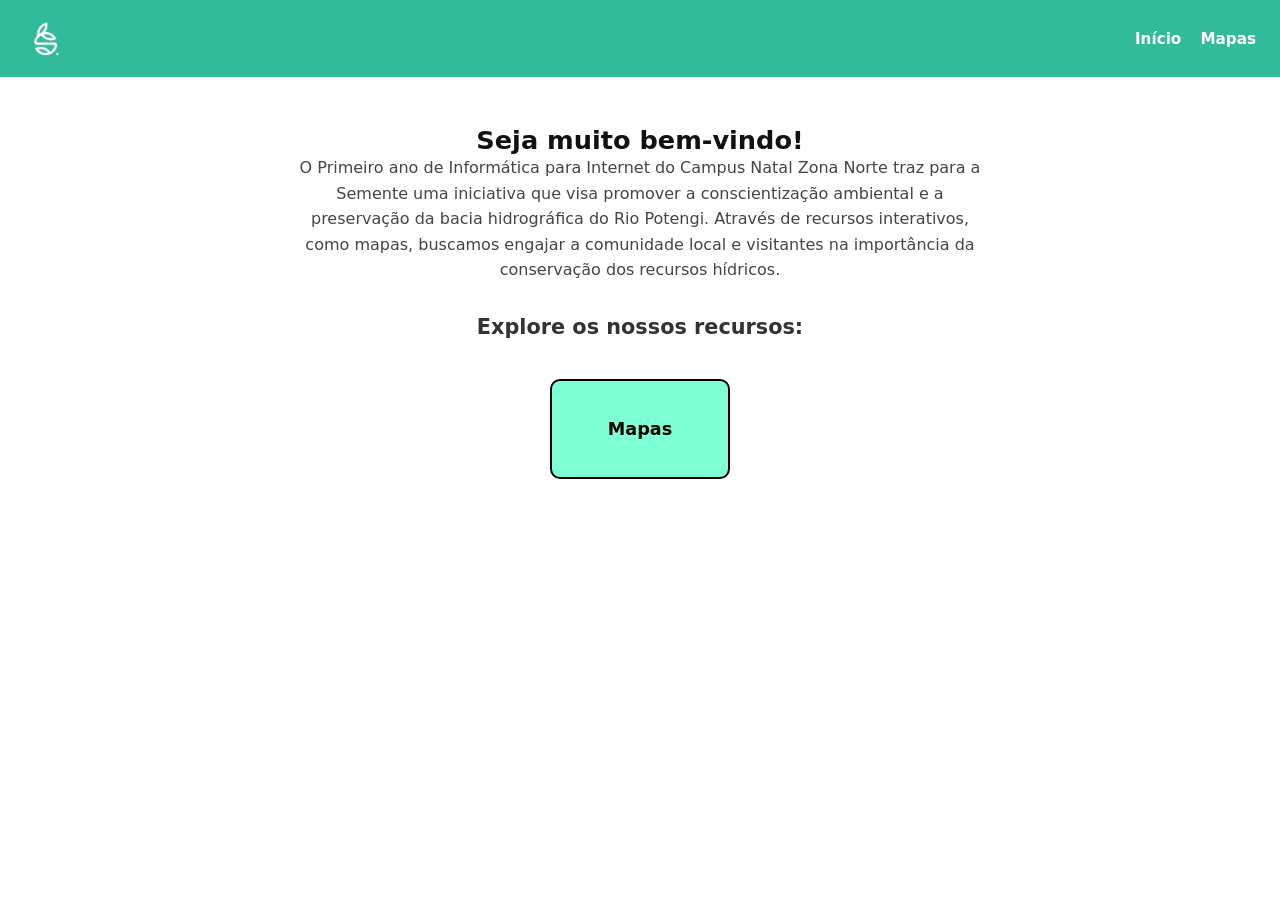
<file: index.html>
<!DOCTYPE html>
<html lang="pt-br">
<head>
    <meta charset="UTF-8">
    <meta name="viewport" content="width=device-width, initial-scale=1.0">
    <link rel="stylesheet" href="src/css/style.css">
    <link rel="shortcut icon" href="assets/imgs/favicon.png" type="image/png">
    <title>Início</title>
</head>
<body>

    <header class="header">
        <img src="assets/imgs/logo_semente.webp" alt="Logo" class="logo">
        <nav class="menu"> 
            <a href="index.html">Início</a>
            <a href="src/pages/mapa.html">Mapas</a>
        </nav>
    </header>

    <main class="container">
        <section class="texto" id="inicio">
            <h3>Seja muito bem-vindo!</h3>
            <p>O Primeiro ano de Informática para Internet do Campus Natal Zona Norte traz para a Semente uma iniciativa que visa promover a conscientização ambiental e a preservação da bacia hidrográfica do Rio Potengi. Através de recursos interativos, como mapas, buscamos engajar a comunidade local e visitantes na importância da conservação dos recursos hídricos.</p>
        </section>

        <section class="texto" id="escolha">
            <h4>Explore os nossos recursos:</h4>
        </section>


        <div class="cards-container">
            <section class="card-clicavel" id="card-mapa">
                <p>Mapas</p>
            </section>
        </div>
    </main>

    <script src="src/js/script.js"></script>
</body>
</html>
</file>
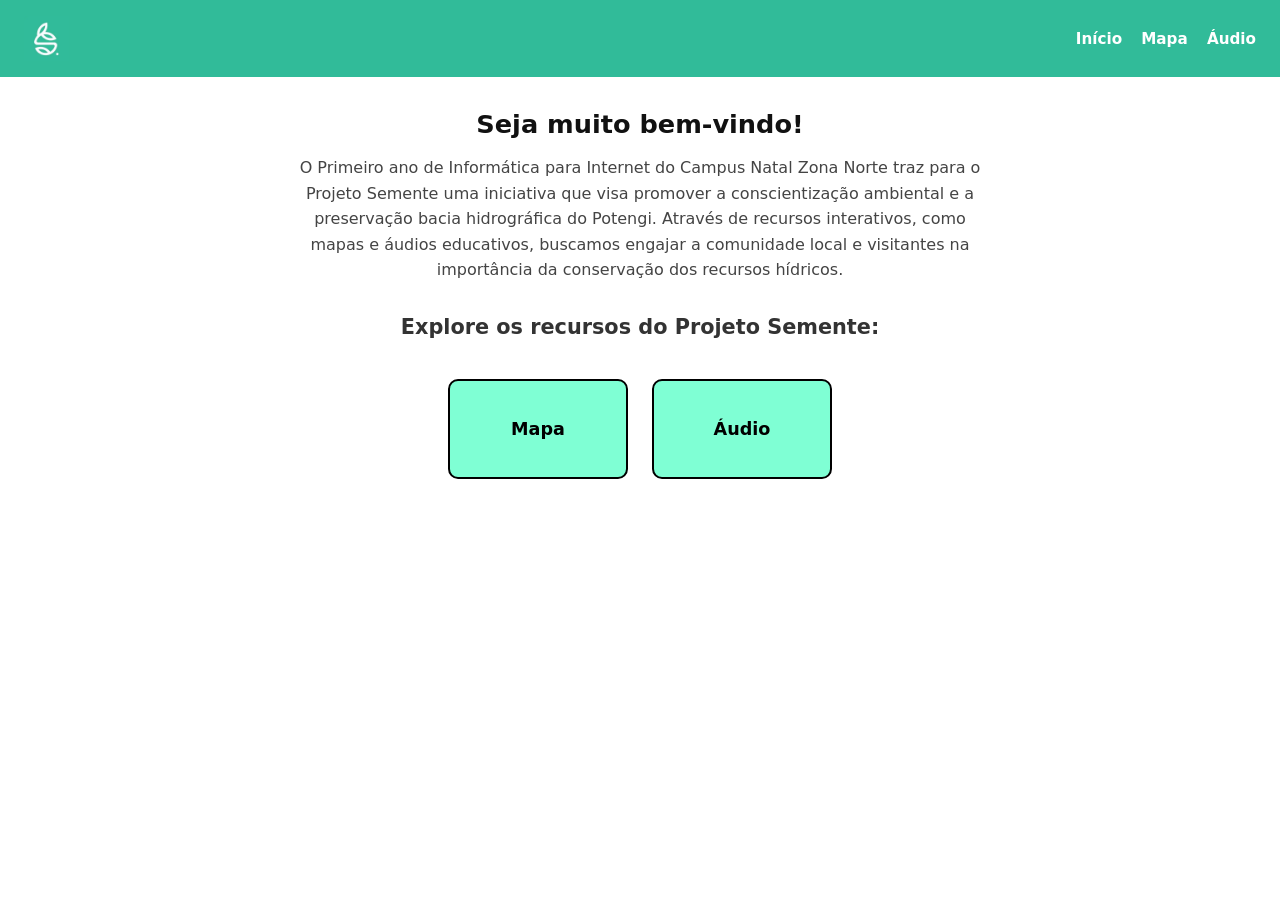
<file: Projeto Semente/index.html>
<!DOCTYPE html>
<html lang="pt-br">
<head>
    <meta charset="UTF-8">
    <meta name="viewport" content="width=device-width, initial-scale=1.0">
    <link rel="stylesheet" href="./css/style.css">
    <title>Início</title>
</head>
<body>

    <header class="header">
        <img src="./imgs/logo.webp" alt="Logo" class="logo">
        <nav class="menu"> 
            <a href="index.html">Início</a>
            <a href="mapa.html">Mapa</a>
            <a href="audio.html">Áudio</a>
        </nav>
    </header>

    <main class="container">
        <section class="texto" id="inicio">
            <h3>Seja muito bem-vindo!</h3>
            <p>O Primeiro ano de Informática para Internet do Campus Natal Zona Norte traz para o Projeto Semente uma iniciativa que visa promover a conscientização ambiental e a preservação bacia hidrográfica do Potengi. Através de recursos interativos, como mapas e áudios educativos, buscamos engajar a comunidade local e visitantes na importância da conservação dos recursos hídricos.</p>
        </section>

        <section class="texto" id="escolha">
            <h4>Explore os recursos do Projeto Semente:</h4>
        </section>


        <div class="cards-container">
            <section class="card-clicavel" id="card-mapa">
                <p>Mapa</p>
            </section>
            
            <section class="card-clicavel" id="card-audio">
                <p>Áudio</p>
            </section>
        </div>
    </main>

    <script src="./js/script.js"></script>
</body>
</html>
</file>
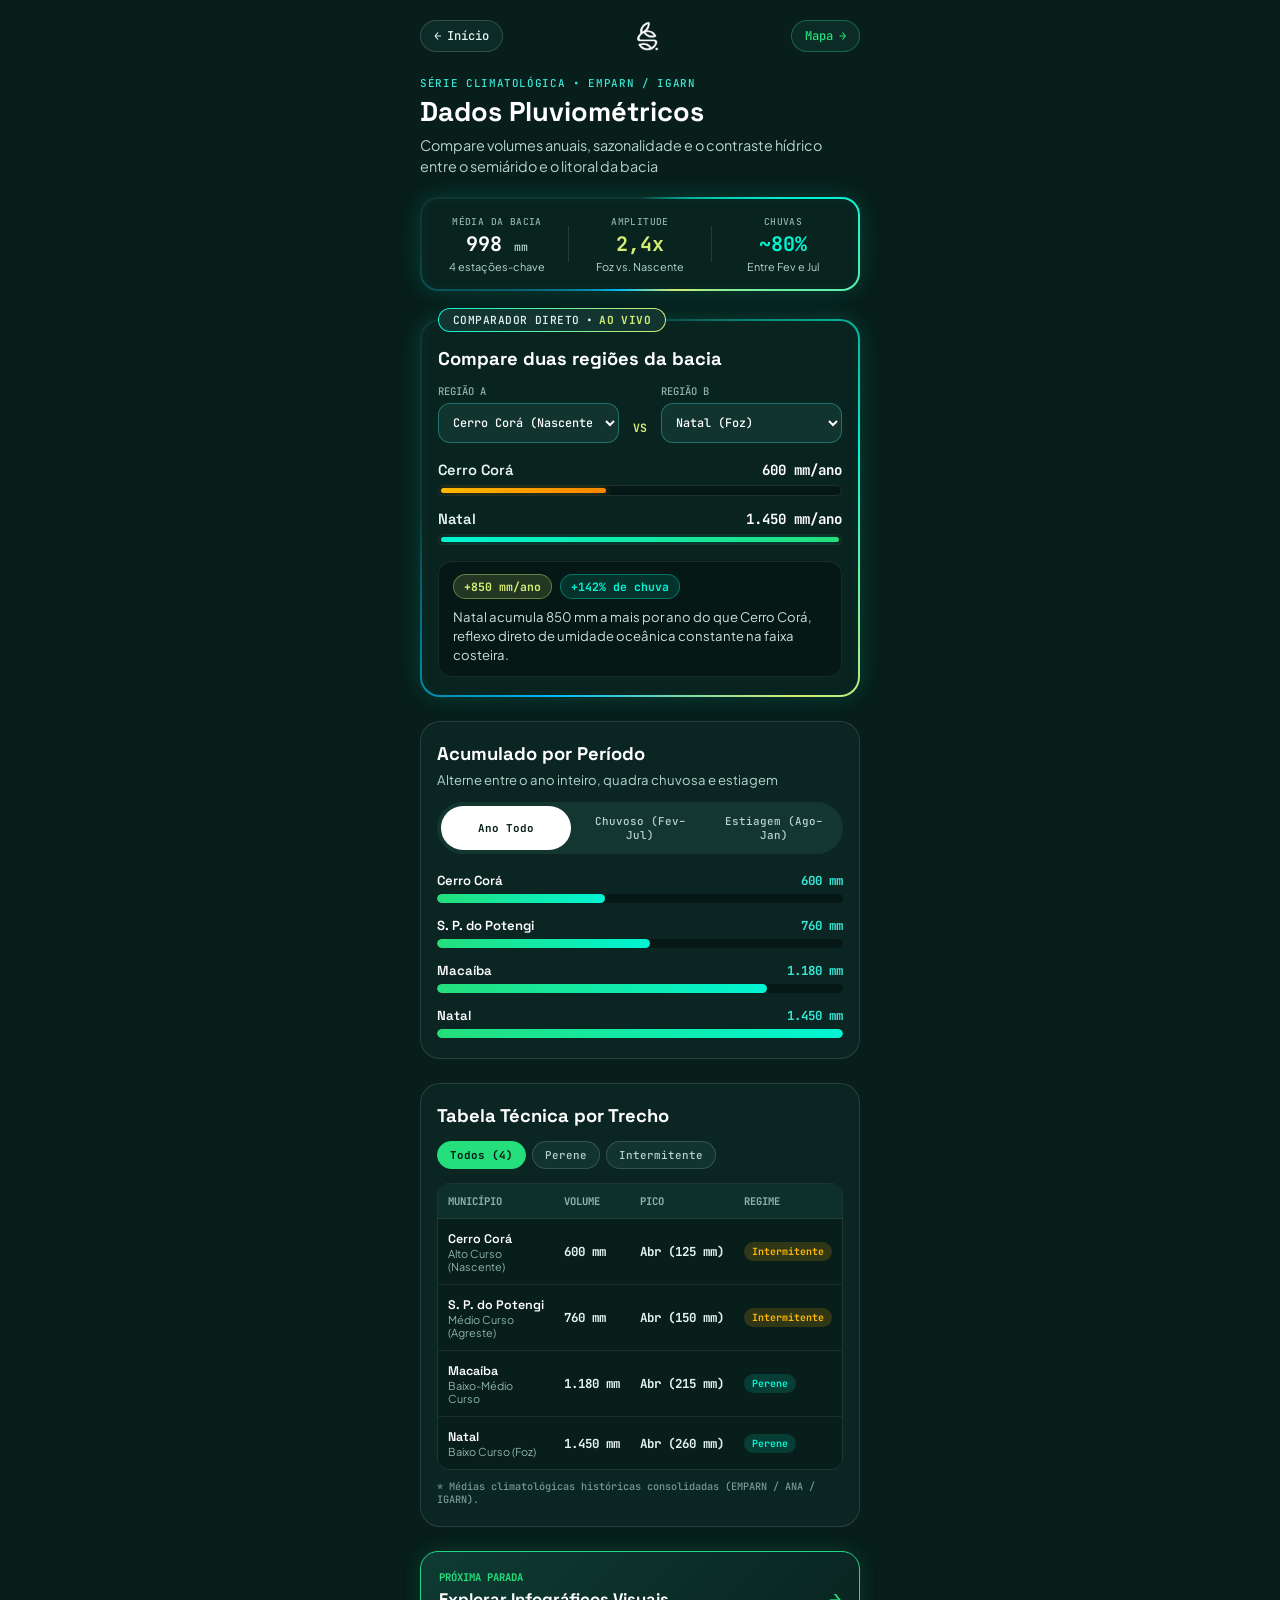
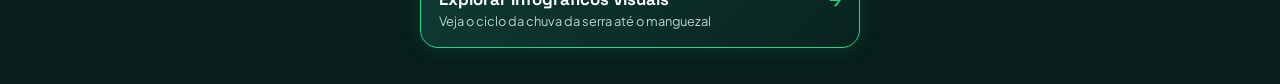
<file: src/pages/dados.html>
<!DOCTYPE html>
<html lang="pt-BR">
<head>
  <meta charset="UTF-8">
  <meta name="viewport" content="width=device-width, initial-scale=1.0">
  <title>Dados Pluviométricos • Bacia do Rio Potengi</title>
  <link rel="icon" type="image/png" href="../../assets/imgs/favicon.png">
  <link rel="stylesheet" href="../css/global.css">
  <link rel="stylesheet" href="../css/dados.css">
</head>
<body>

  <!-- CABEÇALHO ENXUTO -->
  <header class="container cabecalho-dados">
    <a href="../../index.html" class="btn-voltar" aria-label="Voltar para a página inicial">
      <span aria-hidden="true">←</span> Início
    </a>

    <img 
      src="../../assets/imgs/logo_semente.png" 
      alt="Logo SEMENTE IFRN" 
      class="logo-dados"
    >

    <a href="./mapa.html" class="btn-atalho-mapa">
      Mapa <span aria-hidden="true">→</span>
    </a>
  </header>

  <main class="container">
    <!-- TÍTULO E INTRODUÇÃO -->
    <section class="intro-dados">
      <span class="tag-secao">SÉRIE CLIMATOLÓGICA • EMPARN / IGARN</span>
      <h1 class="titulo-pagina">Dados Pluviométricos</h1>
      <p class="subtitulo-pagina">
        Compare volumes anuais, sazonalidade e o contraste hídrico entre o semiárido e o litoral da bacia
      </p>
    </section>

    <!-- BLOCO 1: PANORAMA GERAL (KPIs COM BORDA GIRATÓRIA 360°) -->
    <section class="card-panorama card-borda-giratoria" aria-label="Indicadores gerais da bacia">
      <div class="kpi-grid">
        <div class="kpi-item">
          <span class="kpi-label">MÉDIA DA BACIA</span>
          <strong class="kpi-valor">998 <small>mm</small></strong>
          <span class="kpi-detalhe">4 estações-chave</span>
        </div>

        <div class="kpi-divisor" aria-hidden="true"></div>

        <div class="kpi-item">
          <span class="kpi-label">AMPLITUDE</span>
          <strong class="kpi-valor destaque-lima">2,4x</strong>
          <span class="kpi-detalhe">Foz vs. Nascente</span>
        </div>

        <div class="kpi-divisor" aria-hidden="true"></div>

        <div class="kpi-item">
          <span class="kpi-label">CHUVAS</span>
          <strong class="kpi-valor destaque-ciano">~80%</strong>
          <span class="kpi-detalhe">Entre Fev e Jul</span>
        </div>
      </div>
    </section>

    <!-- BLOCO 2: COMPARADOR INTERATIVO LADO A LADO -->
    <section class="card-comparador card-borda-giratoria" aria-live="polite">
      <span class="badge-flutuante">
        COMPARADOR DIRETO <span class="separador">•</span> <strong class="destaque">AO VIVO</strong>
      </span>

      <h2 class="titulo-bloco">Compare duas regiões da bacia</h2>

      <!-- Seletores de Região A e Região B -->
      <div class="seletores-duplos">
        <div class="campo-select">
          <label for="select-regiao-a">Região A</label>
          <select id="select-regiao-a" class="select-estilizado">
            <option value="cerro-cora" selected>Cerro Corá (Nascente)</option>
            <option value="sp-potengi">S. P. do Potengi</option>
            <option value="macaiba">Macaíba</option>
            <option value="natal">Natal (Foz)</option>
          </select>
        </div>

        <span class="badge-vs" aria-hidden="true">VS</span>

        <div class="campo-select">
          <label for="select-regiao-b">Região B</label>
          <select id="select-regiao-b" class="select-estilizado">
            <option value="cerro-cora">Cerro Corá (Nascente)</option>
            <option value="sp-potengi">S. P. do Potengi</option>
            <option value="macaiba">Macaíba</option>
            <option value="natal" selected>Natal (Foz)</option>
          </select>
        </div>
      </div>

      <!-- Barras visuais de comparação -->
      <div class="resultado-comparacao">
        <div class="linha-barra">
          <div class="linha-barra-topo">
            <span id="comp-nome-a" class="comp-cidade">Cerro Corá</span>
            <strong id="comp-valor-a" class="comp-numero">600 mm/ano</strong>
          </div>
          <div class="trilha-comparacao">
            <div id="comp-barra-a" class="preenchimento-a" style="width: 41%;"></div>
          </div>
        </div>

        <div class="linha-barra">
          <div class="linha-barra-topo">
            <span id="comp-nome-b" class="comp-cidade">Natal</span>
            <strong id="comp-valor-b" class="comp-numero">1.450 mm/ano</strong>
          </div>
          <div class="trilha-comparacao">
            <div id="comp-barra-b" class="preenchimento-b" style="width: 100%;"></div>
          </div>
        </div>
      </div>

      <!-- Cartão de síntese automática da diferença -->
      <div class="box-diferenca">
        <div class="diferenca-numeros">
          <span id="comp-diferenca-mm" class="pill-diff">+850 mm/ano</span>
          <span id="comp-diferenca-pct" class="pill-diff secundaria">+142% de volume</span>
        </div>
        <p id="comp-texto-analise" class="texto-analise">
          Natal recebe 850 mm a mais por ano do que Cerro Corá devido à umidade oceânica constante no litoral.
        </p>
      </div>
    </section>

    <!-- BLOCO 3: SAZONALIDADE (CHUVAS VS. ESTIAGEM) -->
    <section class="card-sazonalidade">
      <div class="cabecalho-bloco">
        <div>
          <h2 class="titulo-bloco">Acumulado por Período</h2>
          <p class="subtitulo-bloco">Alterne entre o ano inteiro, quadra chuvosa e estiagem</p>
        </div>
      </div>

      <div class="abas-periodo" role="tablist" aria-label="Filtrar acumulado por estação">
        <button type="button" class="aba-periodo ativa" data-periodo="anual">Ano Todo</button>
        <button type="button" class="aba-periodo" data-periodo="chuvoso">Chuvoso (Fev–Jul)</button>
        <button type="button" class="aba-periodo" data-periodo="seco">Estiagem (Ago–Jan)</button>
      </div>

      <div id="lista-barras-sazonais" class="lista-barras-sazonais">
        <!-- Preenchido dinamicamente pelo dados.js -->
      </div>
    </section>

    <!-- BLOCO 4: TABELA CONSOLIDADA FILTRÁVEL -->
    <section class="card-tabela">
      <div class="cabecalho-tabela">
        <h2 class="titulo-bloco">Tabela Técnica por Trecho</h2>

        <div class="filtros-regime" role="group" aria-label="Filtrar por regime do rio">
          <button type="button" class="filtro-btn ativo" data-filtro="todos">Todos (4)</button>
          <button type="button" class="filtro-btn" data-filtro="perene">Perene</button>
          <button type="button" class="filtro-btn" data-filtro="intermitente">Intermitente</button>
        </div>
      </div>

      <div class="tabela-wrapper">
        <table class="tabela-dados">
          <thead>
            <tr>
              <th>Município</th>
              <th>Volume</th>
              <th>Pico</th>
              <th>Regime</th>
            </tr>
          </thead>
          <tbody id="corpo-tabela-dados">
            <!-- Linhas geradas dinamicamente pelo dados.js -->
          </tbody>
        </table>
      </div>

      <p class="nota-rodape-tabela">
        * Médias climatológicas históricas consolidadas (EMPARN / ANA / IGARN).
      </p>
    </section>

    <!-- CHAMADA PARA A PRÓXIMA SEÇÃO -->
    <section class="proximo-passo">
      <a href="./infograficos.html" class="card-proximo">
        <div>
          <span class="proximo-tag">PRÓXIMA PARADA</span>
          <h3>Explorar Infográficos Visuais</h3>
          <p>Veja o ciclo da chuva da serra até o manguezal</p>
        </div>
        <span class="proximo-seta" aria-hidden="true">→</span>
      </a>
    </section>
  </main>

  <script src="../js/dados.js"></script>
</body>
</html>
</file>
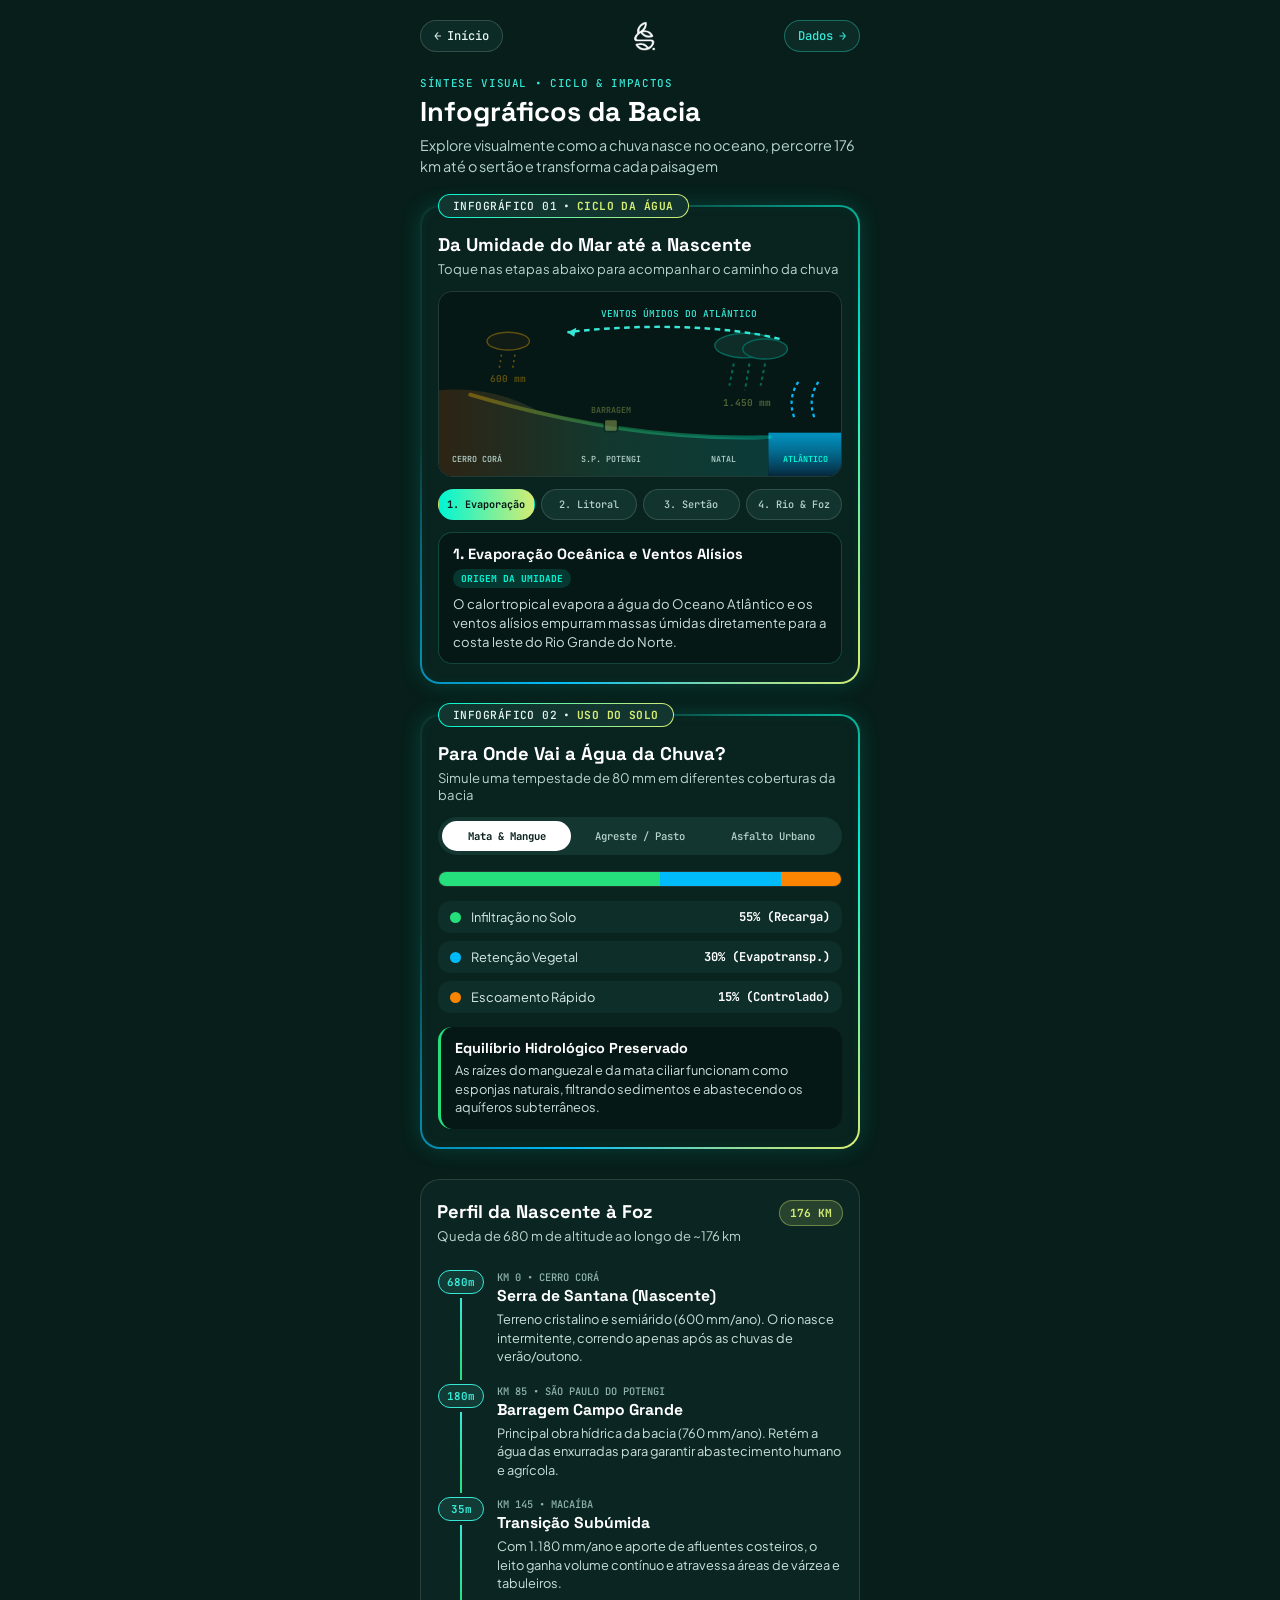
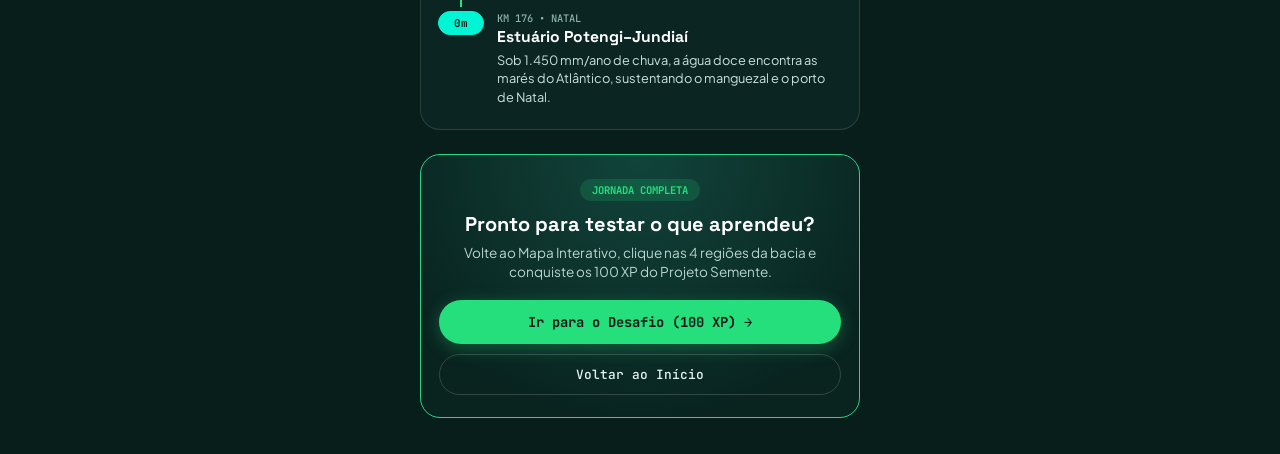
<file: src/pages/infograficos.html>
<!DOCTYPE html>
<html lang="pt-BR">
<head>
  <meta charset="UTF-8">
  <meta name="viewport" content="width=device-width, initial-scale=1.0">
  <title>Infográficos • Bacia do Rio Potengi</title>
  <link rel="icon" type="image/png" href="../../assets/imgs/favicon.png">
  <link rel="stylesheet" href="../css/global.css">
  <link rel="stylesheet" href="../css/infograficos.css">
</head>
<body>

  <!-- CABEÇALHO ENXUTO -->
  <header class="container cabecalho-info">
    <a href="../../index.html" class="btn-voltar" aria-label="Voltar para a página inicial">
      <span aria-hidden="true">←</span> Início
    </a>

    <img 
      src="../../assets/imgs/logo_semente.png" 
      alt="Logo SEMENTE IFRN" 
      class="logo-info"
    >

    <a href="./dados.html" class="btn-atalho-dados">
      Dados <span aria-hidden="true">→</span>
    </a>
  </header>

  <main class="container">
    <!-- TÍTULO E INTRODUÇÃO -->
    <section class="intro-info">
      <span class="tag-secao">SÍNTESE VISUAL • CICLO & IMPACTOS</span>
      <h1 class="titulo-pagina">Infográficos da Bacia</h1>
      <p class="subtitulo-pagina">
        Explore visualmente como a chuva nasce no oceano, percorre 176 km até o sertão e transforma cada paisagem
      </p>
    </section>

    <!-- =========================================================
         INFOGRÁFICO 1: CICLO HIDROLÓGICO INTERATIVO (SVG)
         ========================================================= -->
    <section class="card-infografico card-borda-giratoria" aria-labelledby="titulo-ciclo">
      <span class="badge-flutuante">
        INFOGRÁFICO 01 <span class="separador">•</span> <strong class="destaque">CICLO DA ÁGUA</strong>
      </span>

      <h2 id="titulo-ciclo" class="titulo-bloco">Da Umidade do Mar até a Nascente</h2>
      <p class="subtitulo-bloco">Toque nas etapas abaixo para acompanhar o caminho da chuva</p>

      <!-- Ilustração Vetorial (SVG) do relevo da Bacia do Potengi -->
      <div class="palco-svg">
        <svg viewBox="0 0 360 165" class="svg-ciclo" role="img" aria-label="Perfil esquemático da Bacia do Rio Potengi da serra ao mar">
          <defs>
            <linearGradient id="gradMar" x1="0" y1="0" x2="0" y2="1">
              <stop offset="0%" stop-color="#00BBF9" stop-opacity="0.75"/>
              <stop offset="100%" stop-color="#06283D" stop-opacity="0.95"/>
            </linearGradient>
            <linearGradient id="gradRelevo" x1="0" y1="0" x2="1" y2="0">
              <stop offset="0%" stop-color="#2D2414"/>
              <stop offset="50%" stop-color="#13382E"/>
              <stop offset="100%" stop-color="#0B3B38"/>
            </linearGradient>
            <linearGradient id="gradRio" x1="0" y1="0" x2="1" y2="0">
              <stop offset="0%" stop-color="#FFB703"/>
              <stop offset="50%" stop-color="#24DF7B"/>
              <stop offset="100%" stop-color="#00F5D4"/>
            </linearGradient>
          </defs>

          <!-- Fundo céu noturno -->
          <rect width="360" height="165" rx="12" fill="#061815"/>

          <!-- Setas de ventos úmidos (Etapa 1: Evaporação e Ventos) -->
          <g id="svg-etapa-1" class="grupo-svg ativo">
            <path d="M 318 112 Q 312 95 322 80" stroke="#00BBF9" stroke-width="2" fill="none" stroke-dasharray="3 3" class="animar-fluxo"/>
            <path d="M 336 112 Q 330 95 340 80" stroke="#00BBF9" stroke-width="2" fill="none" stroke-dasharray="3 3" class="animar-fluxo"/>
            <path d="M 305 42 C 255 30, 185 28, 115 36" stroke="#38E8D7" stroke-width="2.2" fill="none" stroke-dasharray="5 4" class="animar-fluxo"/>
            <polygon points="115,36 123,32 121,40" fill="#38E8D7"/>
            <text x="215" y="22" fill="#38E8D7" font-family="JetBrains Mono, monospace" font-size="8.5" text-anchor="middle">VENTOS ÚMIDOS DO ATLÂNTICO</text>
          </g>

          <!-- Nuvens e chuva intensa no litoral (Etapa 2: Precipitação Costeira) -->
          <g id="svg-etapa-2" class="grupo-svg">
            <ellipse cx="275" cy="48" rx="28" ry="11" fill="#1E5650" stroke="#00F5D4" stroke-width="1.3"/>
            <ellipse cx="292" cy="51" rx="20" ry="9" fill="#1E5650" stroke="#00F5D4" stroke-width="1.3"/>
            <line x1="264" y1="64" x2="260" y2="84" stroke="#00F5D4" stroke-width="1.8" stroke-dasharray="3 3" class="animar-chuva"/>
            <line x1="278" y1="64" x2="274" y2="88" stroke="#00F5D4" stroke-width="1.8" stroke-dasharray="3 3" class="animar-chuva"/>
            <line x1="292" y1="64" x2="288" y2="84" stroke="#00F5D4" stroke-width="1.8" stroke-dasharray="3 3" class="animar-chuva"/>
            <text x="276" y="102" fill="#D3EC73" font-family="JetBrains Mono, monospace" font-size="8.5" font-weight="bold" text-anchor="middle">1.450 mm</text>
          </g>

          <!-- Nuvem menor no semiárido (Etapa 3: Escassez na Serra) -->
          <g id="svg-etapa-3" class="grupo-svg">
            <ellipse cx="62" cy="44" rx="19" ry="8" fill="#2A2618" stroke="#FFB703" stroke-width="1.3"/>
            <line x1="56" y1="56" x2="54" y2="68" stroke="#FFB703" stroke-width="1.5" stroke-dasharray="2 3" class="animar-chuva"/>
            <line x1="68" y1="56" x2="66" y2="68" stroke="#FFB703" stroke-width="1.5" stroke-dasharray="2 3" class="animar-chuva"/>
            <text x="62" y="81" fill="#FFB703" font-family="JetBrains Mono, monospace" font-size="8.5" font-weight="bold" text-anchor="middle">600 mm</text>
          </g>

          <!-- Relevo (Serra de Santana -> Agreste -> Tabuleiros -> Mar) -->
          <path d="M 0 165 L 0 88 Q 48 84 88 106 Q 155 124 220 128 L 295 132 L 295 165 Z" fill="url(#gradRelevo)"/>

          <!-- Oceano Atlântico à direita -->
          <rect x="295" y="126" width="65" height="39" fill="url(#gradMar)"/>

          <!-- Curso do Rio Potengi + Barragem (Etapa 4: Escoamento e Foz) -->
          <g id="svg-etapa-4" class="grupo-svg">
            <path d="M 28 92 Q 95 112 162 122 T 296 130" stroke="url(#gradRio)" stroke-width="3.5" fill="none" stroke-linecap="round"/>
            <!-- Barragem Campo Grande -->
            <rect x="148" y="114" width="12" height="11" rx="2" fill="#D3EC73" stroke="#071E1A" stroke-width="1.5"/>
            <text x="154" y="108" fill="#D3EC73" font-family="JetBrains Mono, monospace" font-size="7.5" text-anchor="middle">BARRAGEM</text>
          </g>

          <!-- Rótulos geográficos fixos -->
          <text x="34" y="152" fill="#B8D4CE" font-family="JetBrains Mono, monospace" font-size="7.5" text-anchor="middle">CERRO CORÁ</text>
          <text x="154" y="152" fill="#B8D4CE" font-family="JetBrains Mono, monospace" font-size="7.5" text-anchor="middle">S.P. POTENGI</text>
          <text x="255" y="152" fill="#B8D4CE" font-family="JetBrains Mono, monospace" font-size="7.5" text-anchor="middle">NATAL</text>
          <text x="328" y="152" fill="#00F5D4" font-family="JetBrains Mono, monospace" font-size="7.5" font-weight="bold" text-anchor="middle">ATLÂNTICO</text>
        </svg>
      </div>

      <!-- Botões das 4 etapas do ciclo -->
      <div class="grade-etapas" role="tablist" aria-label="Etapas do ciclo hidrológico">
        <button type="button" class="btn-etapa ativa" data-etapa="1">1. Evaporação</button>
        <button type="button" class="btn-etapa" data-etapa="2">2. Litoral</button>
        <button type="button" class="btn-etapa" data-etapa="3">3. Sertão</button>
        <button type="button" class="btn-etapa" data-etapa="4">4. Rio & Foz</button>
      </div>

      <!-- Explicação dinâmica da etapa selecionada -->
      <div class="box-etapa-info" aria-live="polite">
        <div class="etapa-cabecalho">
          <strong id="etapa-titulo">1. Evaporação Oceânica e Ventos Alísios</strong>
          <span id="etapa-tag" class="pill-etapa">ORIGEM DA UMIDADE</span>
        </div>
        <p id="etapa-descricao">
          O calor tropical evapora a água do Oceano Atlântico e os ventos alísios empurram massas úmidas diretamente para a costa leste do Rio Grande do Norte.
        </p>
      </div>
    </section>

    <!-- =========================================================
         INFOGRÁFICO 2: IMPACTO DA CHUVA NO SOLO (INFILTRAÇÃO VS ALAGAMENTO)
         ========================================================= -->
    <section class="card-infografico card-borda-giratoria" aria-labelledby="titulo-impacto">
      <span class="badge-flutuante">
        INFOGRÁFICO 02 <span class="separador">•</span> <strong class="destaque">USO DO SOLO</strong>
      </span>

      <h2 id="titulo-impacto" class="titulo-bloco">Para Onde Vai a Água da Chuva?</h2>
      <p class="subtitulo-bloco">Simule uma tempestade de 80 mm em diferentes coberturas da bacia</p>

      <!-- Seletor de cobertura do solo -->
      <div class="abas-solo" role="tablist" aria-label="Tipo de cobertura do solo">
        <button type="button" class="aba-solo ativa" data-solo="natural">Mata & Mangue</button>
        <button type="button" class="aba-solo" data-solo="agricola">Agreste / Pasto</button>
        <button type="button" class="aba-solo" data-solo="urbano">Asfalto Urbano</button>
      </div>

      <!-- Visualização em barras empilhadas + métricas -->
      <div class="painel-solo" aria-live="polite">
        <div class="barra-empilhada" aria-label="Distribuição percentual da água da chuva">
          <div id="fatia-infiltracao" class="fatia fatia-infiltracao" style="width: 55%;"></div>
          <div id="fatia-evapo" class="fatia fatia-evapo" style="width: 30%;"></div>
          <div id="fatia-escoamento" class="fatia fatia-escoamento" style="width: 15%;"></div>
        </div>

        <div class="legenda-solo">
          <div class="item-legenda">
            <span class="bolinha-cor cor-infiltracao"></span>
            <div>
              <span class="legenda-nome">Infiltração no Solo</span>
              <strong id="valor-infiltracao" class="legenda-pct">55% (Recarga)</strong>
            </div>
          </div>

          <div class="item-legenda">
            <span class="bolinha-cor cor-evapo"></span>
            <div>
              <span class="legenda-nome">Retenção Vegetal</span>
              <strong id="valor-evapo" class="legenda-pct">30% (Evapotransp.)</strong>
            </div>
          </div>

          <div class="item-legenda">
            <span class="bolinha-cor cor-escoamento"></span>
            <div>
              <span class="legenda-nome">Escoamento Rápido</span>
              <strong id="valor-escoamento" class="legenda-pct">15% (Controlado)</strong>
            </div>
          </div>
        </div>

        <div id="alerta-solo" class="box-consequencia seguro">
          <strong id="solo-status-titulo">Equilíbrio Hidrológico Preservado</strong>
          <p id="solo-status-texto">
            As raízes do manguezal e da mata ciliar funcionam como esponjas naturais, filtrando sedimentos e abastecendo os aquíferos subterrâneos.
          </p>
        </div>
      </div>
    </section>

    <!-- =========================================================
         INFOGRÁFICO 3: PERFIL LONGITUDINAL DO RIO POTENGI (176 KM)
         ========================================================= -->
    <section class="card-perfil">
      <div class="perfil-topo">
        <div>
          <h2 class="titulo-bloco">Perfil da Nascente à Foz</h2>
          <p class="subtitulo-bloco">Queda de 680 m de altitude ao longo de ~176 km</p>
        </div>
        <span class="badge-extensao">176 KM</span>
      </div>

      <div class="timeline-rio">
        <!-- Ponto 1 -->
        <article class="marco-rio">
          <div class="marcador-coluna">
            <span class="ponto-altitude">680m</span>
            <span class="linha-vertical"></span>
          </div>
          <div class="conteudo-marco">
            <span class="marco-km">KM 0 • CERRO CORÁ</span>
            <h3>Serra de Santana (Nascente)</h3>
            <p>Terreno cristalino e semiárido (600 mm/ano). O rio nasce intermitente, correndo apenas após as chuvas de verão/outono.</p>
          </div>
        </article>

        <!-- Ponto 2 -->
        <article class="marco-rio">
          <div class="marcador-coluna">
            <span class="ponto-altitude">180m</span>
            <span class="linha-vertical"></span>
          </div>
          <div class="conteudo-marco">
            <span class="marco-km">KM 85 • SÃO PAULO DO POTENGI</span>
            <h3>Barragem Campo Grande</h3>
            <p>Principal obra hídrica da bacia (760 mm/ano). Retém a água das enxurradas para garantir abastecimento humano e agrícola.</p>
          </div>
        </article>

        <!-- Ponto 3 -->
        <article class="marco-rio">
          <div class="marcador-coluna">
            <span class="ponto-altitude">35m</span>
            <span class="linha-vertical"></span>
          </div>
          <div class="conteudo-marco">
            <span class="marco-km">KM 145 • MACAÍBA</span>
            <h3>Transição Subúmida</h3>
            <p>Com 1.180 mm/ano e aporte de afluentes costeiros, o leito ganha volume contínuo e atravessa áreas de várzea e tabuleiros.</p>
          </div>
        </article>

        <!-- Ponto 4 -->
        <article class="marco-rio ultimo">
          <div class="marcador-coluna">
            <span class="ponto-altitude mar">0m</span>
          </div>
          <div class="conteudo-marco">
            <span class="marco-km">KM 176 • NATAL</span>
            <h3>Estuário Potengi–Jundiaí</h3>
            <p>Sob 1.450 mm/ano de chuva, a água doce encontra as marés do Atlântico, sustentando o manguezal e o porto de Natal.</p>
          </div>
        </article>
      </div>
    </section>

    <!-- =========================================================
         ENCERRAMENTO DA JORNADA (CHAMADA PARA O DESAFIO DE 100 XP)
         ========================================================= -->
    <section class="card-encerramento">
      <span class="encerramento-tag">JORNADA COMPLETA</span>
      <h2>Pronto para testar o que aprendeu?</h2>
      <p>Volte ao Mapa Interativo, clique nas 4 regiões da bacia e conquiste os 100 XP do Projeto Semente.</p>

      <div class="botoes-finais">
        <a href="./mapa.html" class="btn-primario-final">Ir para o Desafio (100 XP) →</a>
        <a href="../../index.html" class="btn-secundario-final">Voltar ao Início</a>
      </div>
    </section>
  </main>

  <script src="../js/infograficos.js"></script>
</body>
</html>
</file>
<file: src/css/style.css>
/* Reset básico para evitar margens indesejadas */
* {
    margin: 0;
    padding: 0;
    box-sizing: border-box;
    font-family: system-ui, -apple-system, BlinkMacSystemFont, 'Segoe UI', Roboto, sans-serif;
}

body {
    background-color: white;
    color: #333;
    display: flex;
    flex-direction: column;
    align-items: center;
    min-height: 100vh;
}

.header {
    width: 100%;
    display: flex;
    justify-content: space-between;
    align-items: center;
    padding: 1rem 1.5rem;
    background-color: rgb(49, 187, 153);
    flex-wrap: wrap;
}

.logo {
    width: 45px;
    height: auto;
}

.menu {
    display: flex;
    gap: 1.2rem;
}

.menu a {
    text-decoration: none;
    color: white;
    font-weight: 600;
    font-size: 0.95rem;
}

.container {
    width: 90%;
    max-width: 700px;
    margin: 2rem auto;
    display: flex;
    flex-direction: column;
    align-items: center;
    text-align: center;
    gap: 1.5rem;
    display: flex;
}

.btn {
    border: 2px solid rgb(88, 219, 175);
    color: rgb(88, 219, 175);
    background: rgb(88, 219, 175);
    cursor: pointer;
    outline: none;
    width: 12px;
    height: 12px;
    border-radius: 50%;
    position: absolute;
}

/* Cidades */


.texto h3 {
    font-size: 1.6rem;
    margin-top: 1rem;
    color: #111;
}

.texto h4 {
    font-size: 1.3rem;
    margin-top: 0.5rem;
}

.texto p {
    font-size: 1rem;
    line-height: 1.6;
    color: #444;
}

/* Cards */
.cards-container {
    display: flex;
    gap: 1.5rem;
    width: 100%;
    justify-content: center;
    flex-wrap: wrap;
    margin-top: 1rem;
}

.card-clicavel {
    background-color: aquamarine;
    width: 100%;
    max-width: 180px;
    height: 100px;
    display: flex;
    justify-content: center;
    align-items: center;
    cursor: pointer;
    border-radius: 10px;
    border: 2px solid black;
    transition: transform 0.2s ease, background-color 0.2s ease;
}

.card-clicavel:hover {
    background-color: rgb(88, 219, 175);
    transform: translateY(-3px);
}

.card-clicavel p {
    font-weight: bold;
    font-size: 1.1rem;
    color: #000;
}

#recomendacao {
    background-color: #FFE4B5;
    padding: 1rem;
    border-radius: 10px;
    margin-bottom: 1rem;
    box-shadow: 0 2px 4px rgba(0, 0, 0, 0.1);
    width: 100%;
    max-width: 400px;
    display: none; /* Inicialmente escondido */
}

.dado {
    background-color: #BAF7E7;
    padding: 1rem;
    border-radius: 10px;
    box-shadow: 0 2px 4px rgba(0, 0, 0, 0.1);
    width: 100%;
    max-width: 400px;
    text-align: left;
    display: none; /* Inicialmente escondido */
}

.mapa {
    position: relative;
    width: 1700px;
    margin: 30px auto;
}

.mapa img {
    width: 100%;
}

    #saotome { left: 29.6%; top: 54.6%; }
    #tangara { left: 48.63%; top: 84.5%; }
    #ruybarbosa { left: 39.2%; top: 42.05%; }
    #sitionovo { left: 40.99%; top: 72.1%; }
    #sppotengi { left: 51.15%; top: 44.8%; }
    #lagoadevelhos { left: 43.7%; top: 58.2%; }
    #barcelona { left: 39.8%; top: 51.3%; }
    #serracaiada { left: 55.27%; top: 72.3%; }
    #saopedro { left: 59.78%; top: 44.6%; }
    #santamaria { left: 56.28%; top: 36.58%; }
    #senadoreloi{ left: 55.9%; top: 62.99%; }
    #cerrocora { left: 10.6%; top: 62.8%; }
    #riachuelo { left: 46.8%; top: 33.3%; }
    #bomjesus { left: 63.4%; top: 56.3%; }
    #ielmomarinho { left: 65.9%; top: 33.4%; }
    #macaiba { left: 79.7%; top: 39.05%; }
    #saogoncalo { left: 81.31%; top: 30%; }
    #natal { left: 86.8%; top: 24.9%; }

.mapa img {
    width: 100%;
    border: 1px solid black;
}

@media (max-width: 1920px) {
    .mapa { width: 1440px; }
}

@media (max-width: 1440px) {
    .mapa { width: 1000px; }
}

@media (max-width: 1000px) {
    .mapa { width: 700px; }

    #saotome { left: 29.0%; top: 54.1%; }
    #tangara { left: 48%; top: 84.5%; }
    #ruybarbosa { left: 39%; top: 41.5%; }
    #sitionovo { left: 40.79%; top: 71.4%; }
    #sppotengi { left: 50.8%; top: 44.2%; }
    #lagoadevelhos { left: 43.5%; top: 57.6%; }
    #barcelona { left: 39.6%; top: 50.7%; }
    #serracaiada { left: 55.07%; top: 71.5%; }
    #saopedro { left: 59.5%; top: 43.9%; }
    #santamaria { left: 56.08%; top: 35.88%; }
    #senadoreloi{ left: 55.7%; top: 62.39%; }
    #cerrocora { left: 10.4%; top: 62.1%; }
    #riachuelo { left: 46.5%; top: 33%; }
    #bomjesus { left: 63%; top: 55.4%; }
    #ielmomarinho { left: 65.5%; top: 32.7%; }
    #macaiba { left: 79.4%; top: 38.8%; }
    #saogoncalo { left: 81.1%; top: 29.8%; }
    #natal { left: 86.5%; top: 24.4%; }
}

@media (max-width: 700px) {
    .mapa { width: 500px; }
}

@media (max-width: 500px) {
    .mapa { width: 400px; }
}

@media (max-width: 500px) {
    .mapa { width: 400px; }

    #recomendacao {
        display: block;
    }
}
</file>
<file: Projeto Semente/css/style.css>
/* Reset básico para evitar margens indesejadas */
* {
    margin: 0;
    padding: 0;
    box-sizing: border-box;
    font-family: system-ui, -apple-system, BlinkMacSystemFont, 'Segoe UI', Roboto, sans-serif;
}

body {
    background-color: white;
    color: #333;
    display: flex;
    flex-direction: column;
    align-items: center;
    min-height: 100vh;
}

.header {
    width: 100%;
    display: flex;
    justify-content: space-between;
    align-items: center;
    padding: 1rem 1.5rem;
    background-color: rgb(49, 187, 153);
}

.logo {
    width: 45px;
    height: auto;
}

.menu {
    display: flex;
    gap: 1.2rem;
}

.menu a {
    text-decoration: none;
    color: white;
    font-weight: 600;
    font-size: 0.95rem;
}

.container {
    width: 90%;
    max-width: 700px;
    margin: 2rem auto;
    display: flex;
    flex-direction: column;
    align-items: center;
    text-align: center;
    gap: 1.5rem;
}

.texto h3 {
    font-size: 1.6rem;
    margin-bottom: 1rem;
    color: #111;
}

.texto h4 {
    font-size: 1.3rem;
    margin-top: 0.5rem;
}

.texto p {
    font-size: 1rem;
    line-height: 1.6;
    color: #444;
}

/* Cards */
.cards-container {
    display: flex;
    gap: 1.5rem;
    width: 100%;
    justify-content: center;
    flex-wrap: wrap;
    margin-top: 1rem;
}

.card-clicavel {
    background-color: aquamarine;
    width: 100%;
    max-width: 180px;
    height: 100px;
    display: flex;
    justify-content: center;
    align-items: center;
    cursor: pointer;
    border-radius: 10px;
    border: 2px solid black;
    transition: transform 0.2s ease, background-color 0.2s ease;
}

.card-clicavel:hover {
    background-color: rgb(88, 219, 175);
    transform: translateY(-3px);
}

.card-clicavel p {
    font-weight: bold;
    font-size: 1.1rem;
    color: #000;
}
</file>
<file: src/css/global.css>
@font-face {
  font-family: 'Space Grotesk';
  src: url('../../assets/fonts/SpaceGrotesk-Medium.ttf') format('truetype');
  font-weight: 500;
  font-style: normal;
}

@font-face {
  font-family: 'Space Grotesk';
  src: url('../../assets/fonts/SpaceGrotesk-SemiBold.ttf') format('truetype');
  font-weight: 600;
  font-style: normal;
}

@font-face {
  font-family: 'Space Grotesk';
  src: url('../../assets/fonts/SpaceGrotesk-Bold.ttf') format('truetype');
  font-weight: 700;
  font-style: normal;
}

@font-face {
  font-family: 'Plus Jakarta Sans';
  src: url('../../assets/fonts/PlusJakartaSans-Regular.ttf') format('truetype');
  font-weight: 400;
  font-style: normal;
}

@font-face {
  font-family: 'JetBrains Mono';
  src: url('../../assets/fonts/JetBrainsMono-Medium.ttf') format('truetype');
  font-weight: 500;
  font-style: normal;
}

@font-face {
  font-family: 'JetBrains Mono';
  src: url('../../assets/fonts/JetBrainsMono-Bold.ttf') format('truetype');
  font-weight: 700;
  font-style: normal;
}

* {
  margin: 0;
  padding: 0;
  box-sizing: border-box;
}

body {
  background-color: #071E1A;
  color: #FFFFFF;
  font-family: 'Plus Jakarta Sans', sans-serif;
  display: flex;
  flex-direction: column;
  align-items: center;
  min-height: 100vh;
}

/* Classe compartilhada por <header>, <main> e <footer> para alinhar tudo na mesma coluna */
.container {
  width: 100%;
  max-width: 480px;
  margin: 0 auto;
  padding-inline: 20px;
}
</file>
<file: src/css/dados.css>
/* =========================================================
   ANIMAÇÃO DE BORDA NEON GIRATÓRIA 360°
   ========================================================= */
@property --angulo-borda {
  syntax: '<angle>';
  initial-value: 0deg;
  inherits: false;
}

@keyframes girarBordaDados {
  to {
    --angulo-borda: 360deg;
  }
}

.card-borda-giratoria {
  border: 2px solid transparent;
  background:
    linear-gradient(#09231F, #09231F) padding-box,
    conic-gradient(
      from var(--angulo-borda),
      #0D3832 0deg,
      #00F5D4 75deg,
      #D3EC73 140deg,
      #00BBF9 205deg,
      #0D3832 270deg,
      #0D3832 360deg
    ) border-box;
  box-shadow:
    0 0 22px rgba(0, 245, 212, 0.16),
    inset 0 0 14px rgba(0, 245, 212, 0.04);
  animation: girarBordaDados 4s linear infinite;
}

/* =========================================================
   CABEÇALHO E INTRODUÇÃO
   ========================================================= */
.cabecalho-dados {
  display: flex;
  align-items: center;
  justify-content: space-between;
  padding-top: 20px;
  padding-bottom: 18px;
}

.btn-voltar,
.btn-atalho-mapa {
  display: inline-flex;
  align-items: center;
  gap: 6px;
  padding: 7px 13px;
  border: 1px solid rgba(255, 255, 255, 0.16);
  border-radius: 999px;
  background-color: #0C2B26;
  color: #E6F4F1;
  font-family: 'JetBrains Mono', monospace;
  font-weight: 500;
  font-size: 0.76rem;
  text-decoration: none;
  transition: border-color 0.2s ease, transform 0.1s ease, color 0.2s ease;
}

.btn-atalho-mapa {
  border-color: rgba(36, 223, 123, 0.35);
  color: #24DF7B;
}

.btn-voltar:active,
.btn-atalho-mapa:active {
  transform: scale(0.96);
}

.logo-dados {
  height: 30px;
  width: auto;
  display: block;
}

.intro-dados {
  margin-bottom: 20px;
}

.tag-secao {
  display: inline-block;
  margin-bottom: 6px;
  font-family: 'JetBrains Mono', monospace;
  font-weight: 500;
  font-size: 0.68rem;
  letter-spacing: 0.06em;
  color: #38E8D7;
}

.titulo-pagina {
  font-family: 'Space Grotesk', sans-serif;
  font-weight: 700;
  font-size: 1.7rem;
  line-height: 1.15;
  color: #FFFFFF;
  margin-bottom: 8px;
}

.subtitulo-pagina {
  font-family: 'Plus Jakarta Sans', sans-serif;
  font-size: 0.9rem;
  line-height: 1.45;
  color: #B8D4CE;
}

/* =========================================================
   BLOCO 1: PANORAMA GERAL (KPIs)
   ========================================================= */
.card-panorama {
  padding: 16px 12px;
  border-radius: 18px;
  margin-bottom: 28px;
}

.kpi-grid {
  display: grid;
  grid-template-columns: 1fr auto 1fr auto 1fr;
  align-items: center;
  gap: 8px;
  text-align: center;
}

.kpi-item {
  display: flex;
  flex-direction: column;
  gap: 3px;
}

.kpi-label {
  font-family: 'JetBrains Mono', monospace;
  font-size: 0.6rem;
  letter-spacing: 0.04em;
  color: #8FB3AC;
}

.kpi-valor {
  font-family: 'JetBrains Mono', monospace;
  font-weight: 700;
  font-size: 1.25rem;
  color: #FFFFFF;
  font-variant-numeric: tabular-nums;
}

.kpi-valor small {
  font-size: 0.72rem;
  font-weight: 500;
  color: #B8D4CE;
}

.kpi-valor.destaque-lima {
  color: #D3EC73;
}

.kpi-valor.destaque-ciano {
  color: #00F5D4;
}

.kpi-detalhe {
  font-family: 'Plus Jakarta Sans', sans-serif;
  font-size: 0.68rem;
  color: #B8D4CE;
}

.kpi-divisor {
  width: 1px;
  height: 36px;
  background-color: rgba(255, 255, 255, 0.12);
}

/* =========================================================
   BLOCO 2: COMPARADOR INTERATIVO LADO A LADO
   ========================================================= */
.card-comparador {
  position: relative;
  padding: 26px 16px 18px;
  border-radius: 20px;
  margin-bottom: 24px;
}

.badge-flutuante {
  position: absolute;
  top: -13px;
  left: 16px;
  z-index: 2;
  display: inline-flex;
  align-items: center;
  gap: 6px;
  padding: 4px 14px;
  border: 1.5px solid transparent;
  border-radius: 999px;
  background:
    linear-gradient(#123530, #123530) padding-box,
    linear-gradient(90deg, #00F5D4, #D3EC73) border-box;
  font-family: 'JetBrains Mono', monospace;
  font-weight: 500;
  font-size: 0.7rem;
  letter-spacing: 0.04em;
  color: #E6F4F1;
}

.badge-flutuante .destaque {
  font-weight: 700;
  color: #D3EC73;
}

.titulo-bloco {
  font-family: 'Space Grotesk', sans-serif;
  font-weight: 700;
  font-size: 1.15rem;
  color: #FFFFFF;
  margin-bottom: 14px;
}

.seletores-duplos {
  display: grid;
  grid-template-columns: 1fr auto 1fr;
  align-items: end;
  gap: 8px;
  margin-bottom: 18px;
}

.campo-select {
  display: flex;
  flex-direction: column;
  gap: 5px;
}

.campo-select label {
  font-family: 'JetBrains Mono', monospace;
  font-size: 0.66rem;
  color: #8FB3AC;
  text-transform: uppercase;
}

.select-estilizado {
  width: 100%;
  padding: 10px 10px;
  border: 1px solid rgba(56, 232, 215, 0.35);
  border-radius: 12px;
  background-color: #11342F;
  color: #FFFFFF;
  font-family: 'JetBrains Mono', monospace;
  font-size: 0.74rem;
  cursor: pointer;
  outline: none;
}

.select-estilizado:focus {
  border-color: #D3EC73;
}

.badge-vs {
  padding: 8px 6px;
  font-family: 'JetBrains Mono', monospace;
  font-weight: 700;
  font-size: 0.72rem;
  color: #D3EC73;
}

.resultado-comparacao {
  display: flex;
  flex-direction: column;
  gap: 14px;
  margin-bottom: 16px;
}

.linha-barra-topo {
  display: flex;
  justify-content: space-between;
  align-items: center;
  margin-bottom: 6px;
}

.comp-cidade {
  font-family: 'Space Grotesk', sans-serif;
  font-weight: 600;
  font-size: 0.92rem;
  color: #E6F4F1;
}

.comp-numero {
  font-family: 'JetBrains Mono', monospace;
  font-weight: 700;
  font-size: 0.88rem;
  color: #FFFFFF;
  font-variant-numeric: tabular-nums;
}

.trilha-comparacao {
  width: 100%;
  height: 11px;
  padding: 2px;
  border-radius: 999px;
  background-color: #061815;
  border: 1px solid rgba(255, 255, 255, 0.1);
  overflow: hidden;
}

.preenchimento-a,
.preenchimento-b {
  height: 100%;
  border-radius: 999px;
  transition: width 0.45s cubic-bezier(0.22, 1, 0.36, 1);
}

.preenchimento-a {
  background: linear-gradient(90deg, #FFB703 0%, #FB8500 100%);
  box-shadow: 0 0 10px rgba(255, 183, 3, 0.4);
}

.preenchimento-b {
  background: linear-gradient(90deg, #00F5D4 0%, #24DF7B 100%);
  box-shadow: 0 0 10px rgba(0, 245, 212, 0.45);
}

.box-diferenca {
  padding: 12px 14px;
  border-radius: 14px;
  background-color: #061815;
  border: 1px solid rgba(255, 255, 255, 0.08);
}

.diferenca-numeros {
  display: flex;
  flex-wrap: wrap;
  gap: 8px;
  margin-bottom: 8px;
}

.pill-diff {
  padding: 4px 10px;
  border-radius: 999px;
  background-color: rgba(211, 236, 115, 0.14);
  border: 1px solid rgba(211, 236, 115, 0.4);
  color: #D3EC73;
  font-family: 'JetBrains Mono', monospace;
  font-weight: 700;
  font-size: 0.72rem;
  font-variant-numeric: tabular-nums;
}

.pill-diff.secundaria {
  background-color: rgba(0, 245, 212, 0.12);
  border-color: rgba(0, 245, 212, 0.35);
  color: #00F5D4;
}

.texto-analise {
  font-family: 'Plus Jakarta Sans', sans-serif;
  font-size: 0.82rem;
  line-height: 1.45;
  color: #CBE0DC;
}

/* =========================================================
   BLOCO 3: SAZONALIDADE (CHUVAS VS. ESTIAGEM)
   ========================================================= */
.card-sazonalidade {
  padding: 20px 16px;
  border: 1px solid rgba(255, 255, 255, 0.12);
  border-radius: 20px;
  background-color: #0B2622;
  margin-bottom: 24px;
}

.subtitulo-bloco {
  font-family: 'Plus Jakarta Sans', sans-serif;
  font-size: 0.82rem;
  color: #B8D4CE;
  margin-top: -8px;
  margin-bottom: 14px;
}

.abas-periodo {
  display: grid;
  grid-template-columns: repeat(3, 1fr);
  gap: 4px;
  padding: 4px;
  border-radius: 999px;
  background-color: #143631;
  margin-bottom: 18px;
}

.aba-periodo {
  padding: 8px 6px;
  border: none;
  border-radius: 999px;
  background: transparent;
  color: #B8D4CE;
  font-family: 'JetBrains Mono', monospace;
  font-weight: 500;
  font-size: 0.68rem;
  cursor: pointer;
  transition: all 0.2s ease;
}

.aba-periodo.ativa {
  background-color: #FFFFFF;
  color: #071E1A;
  font-weight: 700;
}

.lista-barras-sazonais {
  display: flex;
  flex-direction: column;
  gap: 14px;
}

.item-sazonal-topo {
  display: flex;
  justify-content: space-between;
  align-items: center;
  margin-bottom: 5px;
  font-size: 0.82rem;
}

.item-sazonal-nome {
  font-family: 'Space Grotesk', sans-serif;
  font-weight: 600;
  color: #FFFFFF;
}

.item-sazonal-valor {
  font-family: 'JetBrains Mono', monospace;
  font-weight: 700;
  font-size: 0.78rem;
  color: #38E8D7;
  font-variant-numeric: tabular-nums;
}

.trilha-sazonal {
  width: 100%;
  height: 9px;
  border-radius: 999px;
  background-color: #061815;
  overflow: hidden;
}

.barra-sazonal-fill {
  height: 100%;
  border-radius: 999px;
  background: linear-gradient(90deg, #24DF7B 0%, #00F5D4 100%);
  transition: width 0.45s cubic-bezier(0.22, 1, 0.36, 1);
}

.barra-sazonal-fill.modo-seco {
  background: linear-gradient(90deg, #FB8500 0%, #FFB703 100%);
}

/* =========================================================
   BLOCO 4: TABELA TÉCNICA FILTRÁVEL
   ========================================================= */
.card-tabela {
  padding: 20px 16px;
  border: 1px solid rgba(255, 255, 255, 0.12);
  border-radius: 20px;
  background-color: #0B2622;
  margin-bottom: 24px;
}

.filtros-regime {
  display: flex;
  gap: 6px;
  margin-bottom: 14px;
}

.filtro-btn {
  padding: 6px 12px;
  border: 1px solid rgba(255, 255, 255, 0.15);
  border-radius: 999px;
  background-color: #11342F;
  color: #B8D4CE;
  font-family: 'JetBrains Mono', monospace;
  font-size: 0.68rem;
  cursor: pointer;
  transition: all 0.2s ease;
}

.filtro-btn.ativo {
  background-color: #24DF7B;
  border-color: #24DF7B;
  color: #051A16;
  font-weight: 700;
}

.tabela-wrapper {
  width: 100%;
  overflow-x: auto;
  border-radius: 12px;
  border: 1px solid rgba(255, 255, 255, 0.08);
}

.tabela-dados {
  width: 100%;
  border-collapse: collapse;
  text-align: left;
  background-color: #071E1A;
}

.tabela-dados th {
  padding: 10px 10px;
  background-color: #0E302B;
  font-family: 'JetBrains Mono', monospace;
  font-size: 0.66rem;
  font-weight: 700;
  color: #8FB3AC;
  text-transform: uppercase;
}

.tabela-dados td {
  padding: 11px 10px;
  border-top: 1px solid rgba(255, 255, 255, 0.07);
  font-size: 0.78rem;
  color: #E6F4F1;
}

.td-cidade {
  font-family: 'Space Grotesk', sans-serif;
  font-weight: 600;
  color: #FFFFFF;
}

.td-trecho {
  display: block;
  font-family: 'Plus Jakarta Sans', sans-serif;
  font-weight: 400;
  font-size: 0.68rem;
  color: #8FB3AC;
}

.td-mono {
  font-family: 'JetBrains Mono', monospace;
  font-weight: 700;
  font-size: 0.76rem;
  white-space: nowrap;
  font-variant-numeric: tabular-nums;
}

.tag-regime {
  display: inline-block;
  padding: 3px 8px;
  border-radius: 999px;
  font-family: 'JetBrains Mono', monospace;
  font-weight: 700;
  font-size: 0.62rem;
  white-space: nowrap;
}

.tag-regime.perene {
  background-color: rgba(0, 245, 212, 0.14);
  color: #00F5D4;
}

.tag-regime.intermitente {
  background-color: rgba(255, 183, 3, 0.16);
  color: #FFB703;
}

.nota-rodape-tabela {
  margin-top: 10px;
  font-family: 'JetBrains Mono', monospace;
  font-size: 0.64rem;
  color: #769992;
}

/* =========================================================
   CHAMADA PARA PRÓXIMA SEÇÃO (INFOGRÁFICOS)
   ========================================================= */
.proximo-passo {
  margin-bottom: 36px;
}

.card-proximo {
  display: flex;
  align-items: center;
  justify-content: space-between;
  gap: 12px;
  padding: 18px;
  border: 1.5px solid #24D88A;
  border-radius: 18px;
  background: linear-gradient(135deg, #0E3B33 0%, #09231F 100%);
  text-decoration: none;
  box-shadow: 0 0 20px rgba(36, 216, 138, 0.15);
  transition: transform 0.15s ease;
}

.card-proximo:active {
  transform: scale(0.98);
}

.proximo-tag {
  display: block;
  font-family: 'JetBrains Mono', monospace;
  font-size: 0.66rem;
  font-weight: 700;
  color: #24DF7B;
  margin-bottom: 4px;
}

.card-proximo h3 {
  font-family: 'Space Grotesk', sans-serif;
  font-weight: 700;
  font-size: 1.05rem;
  color: #FFFFFF;
  margin-bottom: 3px;
}

.card-proximo p {
  font-family: 'Plus Jakarta Sans', sans-serif;
  font-size: 0.8rem;
  color: #B8D4CE;
}

.proximo-seta {
  font-family: 'JetBrains Mono', monospace;
  font-weight: 700;
  font-size: 1.3rem;
  color: #24DF7B;
}
</file>
<file: src/css/infograficos.css>
/* =========================================================
   BORDA NEON GIRATÓRIA 360°
   ========================================================= */
@property --angulo-borda {
  syntax: '<angle>';
  initial-value: 0deg;
  inherits: false;
}

@keyframes girarBordaInfo {
  to {
    --angulo-borda: 360deg;
  }
}

.card-borda-giratoria {
  border: 2px solid transparent;
  background:
    linear-gradient(#09231F, #09231F) padding-box,
    conic-gradient(
      from var(--angulo-borda),
      #0D3832 0deg,
      #00F5D4 70deg,
      #D3EC73 135deg,
      #00BBF9 200deg,
      #0D3832 270deg,
      #0D3832 360deg
    ) border-box;
  box-shadow:
    0 0 22px rgba(0, 245, 212, 0.16),
    inset 0 0 14px rgba(0, 245, 212, 0.04);
  animation: girarBordaInfo 4s linear infinite;
}

/* =========================================================
   CABEÇALHO E INTRODUÇÃO
   ========================================================= */
.cabecalho-info {
  display: flex;
  align-items: center;
  justify-content: space-between;
  padding-top: 20px;
  padding-bottom: 18px;
}

.btn-voltar,
.btn-atalho-dados {
  display: inline-flex;
  align-items: center;
  gap: 6px;
  padding: 7px 13px;
  border: 1px solid rgba(255, 255, 255, 0.16);
  border-radius: 999px;
  background-color: #0C2B26;
  color: #E6F4F1;
  font-family: 'JetBrains Mono', monospace;
  font-weight: 500;
  font-size: 0.76rem;
  text-decoration: none;
  transition: border-color 0.2s ease, transform 0.1s ease;
}

.btn-atalho-dados {
  border-color: rgba(56, 232, 215, 0.35);
  color: #38E8D7;
}

.btn-voltar:active,
.btn-atalho-dados:active {
  transform: scale(0.96);
}

.logo-info {
  height: 30px;
  width: auto;
  display: block;
}

.intro-info {
  margin-bottom: 28px;
}

.tag-secao {
  display: inline-block;
  margin-bottom: 6px;
  font-family: 'JetBrains Mono', monospace;
  font-weight: 500;
  font-size: 0.68rem;
  letter-spacing: 0.06em;
  color: #38E8D7;
}

.titulo-pagina {
  font-family: 'Space Grotesk', sans-serif;
  font-weight: 700;
  font-size: 1.7rem;
  line-height: 1.15;
  color: #FFFFFF;
  margin-bottom: 8px;
}

.subtitulo-pagina {
  font-family: 'Plus Jakarta Sans', sans-serif;
  font-size: 0.9rem;
  line-height: 1.45;
  color: #B8D4CE;
}

/* =========================================================
   CARDS DE INFOGRÁFICO COM PÍLULA SUPERIOR
   ========================================================= */
.card-infografico {
  position: relative;
  padding: 26px 16px 18px;
  border-radius: 20px;
  margin-bottom: 30px;
}

.badge-flutuante {
  position: absolute;
  top: -13px;
  left: 16px;
  z-index: 2;
  display: inline-flex;
  align-items: center;
  gap: 6px;
  padding: 4px 14px;
  border: 1.5px solid transparent;
  border-radius: 999px;
  background:
    linear-gradient(#123530, #123530) padding-box,
    linear-gradient(90deg, #00F5D4, #D3EC73) border-box;
  font-family: 'JetBrains Mono', monospace;
  font-weight: 500;
  font-size: 0.7rem;
  letter-spacing: 0.04em;
  color: #E6F4F1;
}

.badge-flutuante .destaque {
  font-weight: 700;
  color: #D3EC73;
}

.titulo-bloco {
  font-family: 'Space Grotesk', sans-serif;
  font-weight: 700;
  font-size: 1.15rem;
  line-height: 1.25;
  color: #FFFFFF;
  margin-bottom: 4px;
}

.subtitulo-bloco {
  font-family: 'Plus Jakarta Sans', sans-serif;
  font-size: 0.82rem;
  color: #B8D4CE;
  margin-bottom: 14px;
}

/* =========================================================
   INFOGRÁFICO 1: SVG CICLO HIDROLÓGICO
   ========================================================= */
.palco-svg {
  width: 100%;
  border-radius: 14px;
  border: 1px solid rgba(255, 255, 255, 0.1);
  overflow: hidden;
  margin-bottom: 12px;
}

.svg-ciclo {
  width: 100%;
  height: auto;
  display: block;
}

.grupo-svg {
  opacity: 0.35;
  transition: opacity 0.3s ease;
}

.grupo-svg.ativo {
  opacity: 1;
}

@keyframes moverTraco {
  to {
    stroke-dashoffset: -18;
  }
}

.grupo-svg.ativo .animar-fluxo {
  animation: moverTraco 1.2s linear infinite;
}

.grupo-svg.ativo .animar-chuva {
  animation: moverTraco 0.7s linear infinite;
}

.grade-etapas {
  display: grid;
  grid-template-columns: repeat(4, 1fr);
  gap: 6px;
  margin-bottom: 12px;
}

.btn-etapa {
  padding: 8px 4px;
  border: 1px solid rgba(255, 255, 255, 0.14);
  border-radius: 999px;
  background-color: #11342F;
  color: #B8D4CE;
  font-family: 'JetBrains Mono', monospace;
  font-weight: 500;
  font-size: 0.64rem;
  cursor: pointer;
  white-space: nowrap;
  overflow: hidden;
  text-overflow: ellipsis;
  transition: all 0.2s ease;
}

.btn-etapa.ativa {
  background: linear-gradient(90deg, #00F5D4, #D3EC73);
  border-color: transparent;
  color: #051A16;
  font-weight: 700;
}

.box-etapa-info {
  padding: 12px 14px;
  border-radius: 14px;
  background-color: #061815;
  border: 1px solid rgba(56, 232, 215, 0.22);
}

.etapa-cabecalho {
  display: flex;
  flex-wrap: wrap;
  align-items: center;
  justify-content: space-between;
  gap: 6px;
  margin-bottom: 6px;
}

.etapa-cabecalho strong {
  font-family: 'Space Grotesk', sans-serif;
  font-weight: 700;
  font-size: 0.92rem;
  color: #FFFFFF;
}

.pill-etapa {
  padding: 3px 8px;
  border-radius: 999px;
  background-color: rgba(0, 245, 212, 0.14);
  color: #00F5D4;
  font-family: 'JetBrains Mono', monospace;
  font-weight: 700;
  font-size: 0.6rem;
}

.box-etapa-info p {
  font-family: 'Plus Jakarta Sans', sans-serif;
  font-size: 0.82rem;
  line-height: 1.45;
  color: #CBE0DC;
}

/* =========================================================
   INFOGRÁFICO 2: SIMULADOR DE USO DO SOLO
   ========================================================= */
.abas-solo {
  display: grid;
  grid-template-columns: repeat(3, 1fr);
  gap: 4px;
  padding: 4px;
  border-radius: 999px;
  background-color: #143631;
  margin-bottom: 16px;
}

.aba-solo {
  padding: 8px 4px;
  border: none;
  border-radius: 999px;
  background: transparent;
  color: #B8D4CE;
  font-family: 'JetBrains Mono', monospace;
  font-weight: 500;
  font-size: 0.66rem;
  cursor: pointer;
  transition: all 0.2s ease;
}

.aba-solo.ativa {
  background-color: #FFFFFF;
  color: #071E1A;
  font-weight: 700;
}

.barra-empilhada {
  display: flex;
  width: 100%;
  height: 16px;
  border-radius: 999px;
  overflow: hidden;
  background-color: #061815;
  border: 1px solid rgba(255, 255, 255, 0.12);
  margin-bottom: 14px;
}

.fatia {
  height: 100%;
  transition: width 0.45s cubic-bezier(0.22, 1, 0.36, 1);
}

.fatia-infiltracao {
  background-color: #24DF7B;
}

.fatia-evapo {
  background-color: #00BBF9;
}

.fatia-escoamento {
  background-color: #FB8500;
}

.legenda-solo {
  display: flex;
  flex-direction: column;
  gap: 8px;
  margin-bottom: 14px;
}

.item-legenda {
  display: flex;
  align-items: center;
  gap: 10px;
  padding: 8px 12px;
  border-radius: 12px;
  background-color: #0D2E29;
}

.bolinha-cor {
  width: 11px;
  height: 11px;
  border-radius: 50%;
  flex-shrink: 0;
}

.cor-infiltracao { background-color: #24DF7B; }
.cor-evapo { background-color: #00BBF9; }
.cor-escoamento { background-color: #FB8500; }

.item-legenda > div {
  display: flex;
  align-items: center;
  justify-content: space-between;
  width: 100%;
}

.legenda-nome {
  font-family: 'Plus Jakarta Sans', sans-serif;
  font-size: 0.8rem;
  color: #D9ECE8;
}

.legenda-pct {
  font-family: 'JetBrains Mono', monospace;
  font-weight: 700;
  font-size: 0.76rem;
  color: #FFFFFF;
}

.box-consequencia {
  padding: 12px 14px;
  border-radius: 14px;
  background-color: #061815;
  border-left: 3.5px solid #24DF7B;
}

.box-consequencia.alerta {
  border-left-color: #FFB703;
}

.box-consequencia.perigo {
  border-left-color: #FB7185;
}

.box-consequencia strong {
  display: block;
  font-family: 'Space Grotesk', sans-serif;
  font-weight: 700;
  font-size: 0.9rem;
  color: #FFFFFF;
  margin-bottom: 4px;
}

.box-consequencia p {
  font-family: 'Plus Jakarta Sans', sans-serif;
  font-size: 0.8rem;
  line-height: 1.45;
  color: #CBE0DC;
}

/* =========================================================
   INFOGRÁFICO 3: PERFIL LONGITUDINAL (TIMELINE VERTICAL)
   ========================================================= */
.card-perfil {
  padding: 20px 16px;
  border: 1px solid rgba(255, 255, 255, 0.12);
  border-radius: 20px;
  background-color: #0B2622;
  margin-bottom: 24px;
}

.perfil-topo {
  display: flex;
  align-items: flex-start;
  justify-content: space-between;
  gap: 8px;
  margin-bottom: 12px;
}

.badge-extensao {
  padding: 5px 10px;
  border-radius: 999px;
  background-color: rgba(211, 236, 115, 0.14);
  border: 1px solid rgba(211, 236, 115, 0.4);
  color: #D3EC73;
  font-family: 'JetBrains Mono', monospace;
  font-weight: 700;
  font-size: 0.7rem;
  white-space: nowrap;
}

.timeline-rio {
  display: flex;
  flex-direction: column;
}

.marco-rio {
  display: grid;
  grid-template-columns: 48px 1fr;
  gap: 12px;
}

.marcador-coluna {
  display: flex;
  flex-direction: column;
  align-items: center;
}

.ponto-altitude {
  width: 46px;
  padding: 4px 0;
  border-radius: 999px;
  background-color: #133B35;
  border: 1.5px solid #38E8D7;
  color: #38E8D7;
  font-family: 'JetBrains Mono', monospace;
  font-weight: 700;
  font-size: 0.68rem;
  text-align: center;
}

.ponto-altitude.mar {
  background-color: #00F5D4;
  color: #051A16;
  border-color: #00F5D4;
}

.linha-vertical {
  width: 2px;
  flex: 1;
  min-height: 28px;
  background: linear-gradient(180deg, #38E8D7 0%, #24DF7B 100%);
  margin: 4px 0;
}

.conteudo-marco {
  padding-bottom: 18px;
}

.marco-rio.ultimo .conteudo-marco {
  padding-bottom: 2px;
}

.marco-km {
  display: block;
  font-family: 'JetBrains Mono', monospace;
  font-size: 0.65rem;
  color: #8FB3AC;
  margin-bottom: 2px;
}

.conteudo-marco h3 {
  font-family: 'Space Grotesk', sans-serif;
  font-weight: 700;
  font-size: 0.98rem;
  color: #FFFFFF;
  margin-bottom: 4px;
}

.conteudo-marco p {
  font-family: 'Plus Jakarta Sans', sans-serif;
  font-size: 0.8rem;
  line-height: 1.45;
  color: #CBE0DC;
}

/* =========================================================
   ENCERRAMENTO DA JORNADA
   ========================================================= */
.card-encerramento {
  padding: 22px 18px;
  border: 1.5px solid #24D88A;
  border-radius: 20px;
  background: radial-gradient(circle at 50% 0%, #11443B 0%, #09231F 80%);
  text-align: center;
  margin-bottom: 36px;
}

.encerramento-tag {
  display: inline-block;
  padding: 4px 12px;
  border-radius: 999px;
  background-color: rgba(36, 223, 123, 0.16);
  color: #24DF7B;
  font-family: 'JetBrains Mono', monospace;
  font-weight: 700;
  font-size: 0.66rem;
  margin-bottom: 10px;
}

.card-encerramento h2 {
  font-family: 'Space Grotesk', sans-serif;
  font-weight: 700;
  font-size: 1.25rem;
  color: #FFFFFF;
  margin-bottom: 6px;
}

.card-encerramento p {
  font-family: 'Plus Jakarta Sans', sans-serif;
  font-size: 0.85rem;
  line-height: 1.45;
  color: #B8D4CE;
  margin-bottom: 18px;
}

.botoes-finais {
  display: flex;
  flex-direction: column;
  gap: 10px;
}

.btn-primario-final {
  display: block;
  width: 100%;
  padding: 13px 18px;
  border-radius: 999px;
  background-color: #24DF7B;
  color: #051A16;
  font-family: 'JetBrains Mono', monospace;
  font-weight: 700;
  font-size: 0.86rem;
  text-decoration: none;
  box-shadow: 0 4px 18px rgba(36, 223, 123, 0.3);
}

.btn-secundario-final {
  display: block;
  width: 100%;
  padding: 11px 18px;
  border: 1px solid rgba(255, 255, 255, 0.16);
  border-radius: 999px;
  background-color: transparent;
  color: #E6F4F1;
  font-family: 'JetBrains Mono', monospace;
  font-weight: 500;
  font-size: 0.8rem;
  text-decoration: none;
}
</file>
